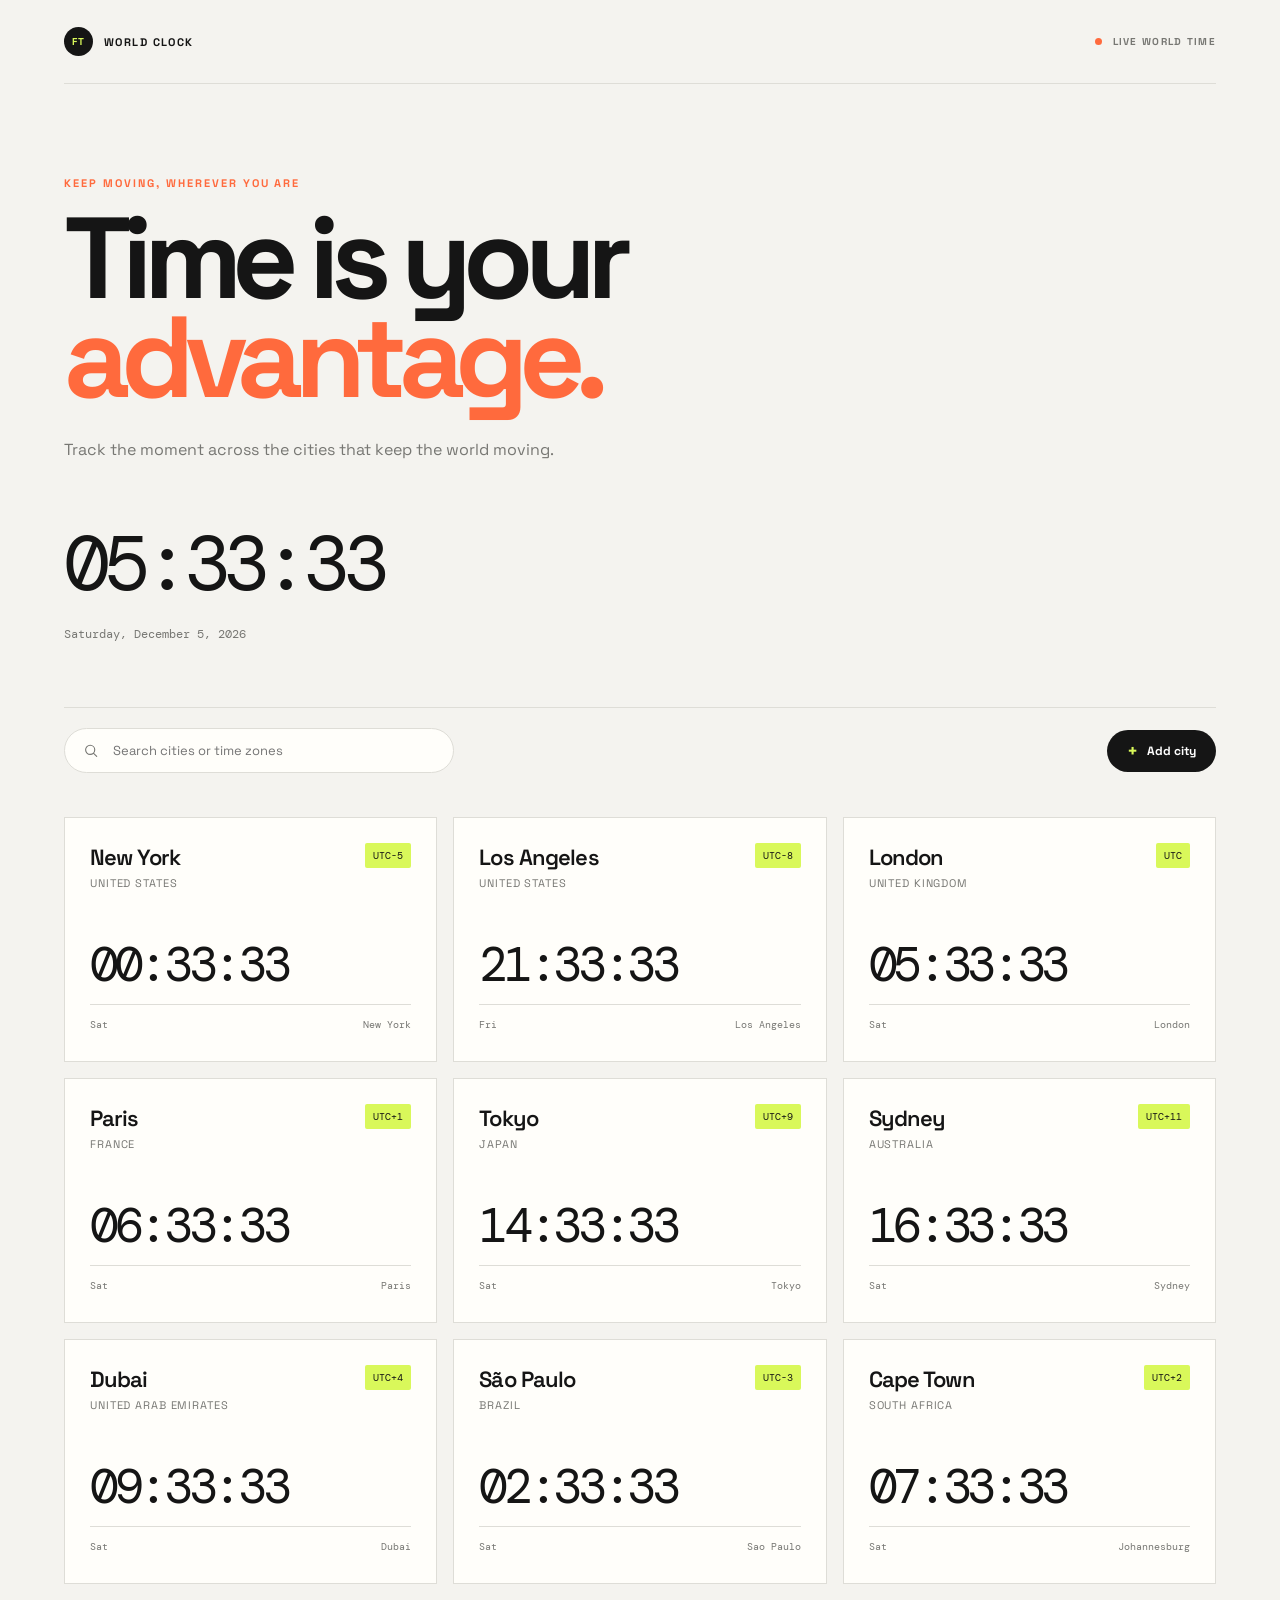
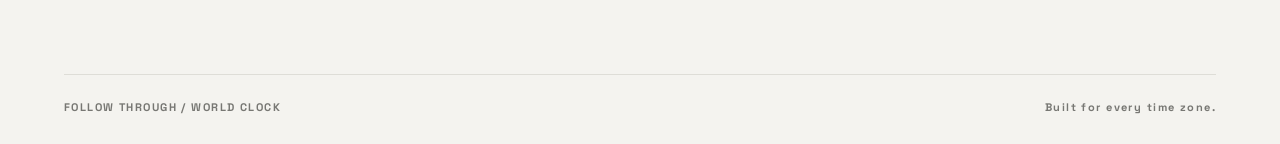
<file: index.html>
<!doctype html>
<html lang="en">
<head>
  <meta charset="UTF-8" />
  <meta name="viewport" content="width=device-width, initial-scale=1.0" />
  <meta name="description" content="A beautiful live digital clock for cities and time zones around the world." />
  <title>World Clock — Follow Through</title>
  <link rel="preconnect" href="https://fonts.googleapis.com" />
  <link rel="preconnect" href="https://fonts.gstatic.com" crossorigin />
  <link href="https://fonts.googleapis.com/css2?family=DM+Mono:wght@400;500&family=Space+Grotesk:wght@400;500;600;700&display=swap" rel="stylesheet" />
  <link rel="stylesheet" href="styles.css" />
</head>
<body>
  <main class="app-shell">
    <header class="topbar">
      <a class="brand" href="./" aria-label="World Clock home">
        <span class="brand-mark">FT</span>
        <span>WORLD CLOCK</span>
      </a>
      <div class="topbar-meta">
        <span class="live-dot" aria-hidden="true"></span>
        <span>LIVE WORLD TIME</span>
      </div>
    </header>

    <section class="hero">
      <p class="eyebrow">Keep moving, wherever you are</p>
      <h1>Time is your<br /><em>advantage.</em></h1>
      <p class="hero-copy">Track the moment across the cities that keep the world moving.</p>
      <div class="hero-time" id="hero-time" aria-live="polite">--:--:--</div>
      <p class="hero-date" id="hero-date">Loading local time…</p>
    </section>

    <section class="controls" aria-label="Clock controls">
      <label class="search-wrap">
        <span class="sr-only">Search cities</span>
        <svg viewBox="0 0 24 24" aria-hidden="true"><path d="m21 21-4.35-4.35m1.35-5.65a7 7 0 1 1-14 0 7 7 0 0 1 14 0Z" /></svg>
        <input id="search" type="search" placeholder="Search cities or time zones" autocomplete="off" />
      </label>
      <button class="add-button" id="add-zone" type="button"><span>+</span> Add city</button>
    </section>

    <section class="clock-grid" id="clock-grid" aria-label="World clocks"></section>

    <footer>
      <span>FOLLOW THROUGH / WORLD CLOCK</span>
      <span>Built for every time zone.</span>
    </footer>
  </main>

  <dialog id="zone-dialog">
    <form method="dialog" class="dialog-card" id="zone-form">
      <button class="close-button" value="cancel" aria-label="Close dialog">×</button>
      <p class="eyebrow">Expand your map</p>
      <h2>Add a city</h2>
      <label for="zone-select">Choose a time zone</label>
      <select id="zone-select"></select>
      <button class="primary-button" value="default">Add to clocks</button>
    </form>
  </dialog>

  <script src="app.js"></script>
</body>
</html>
</file>
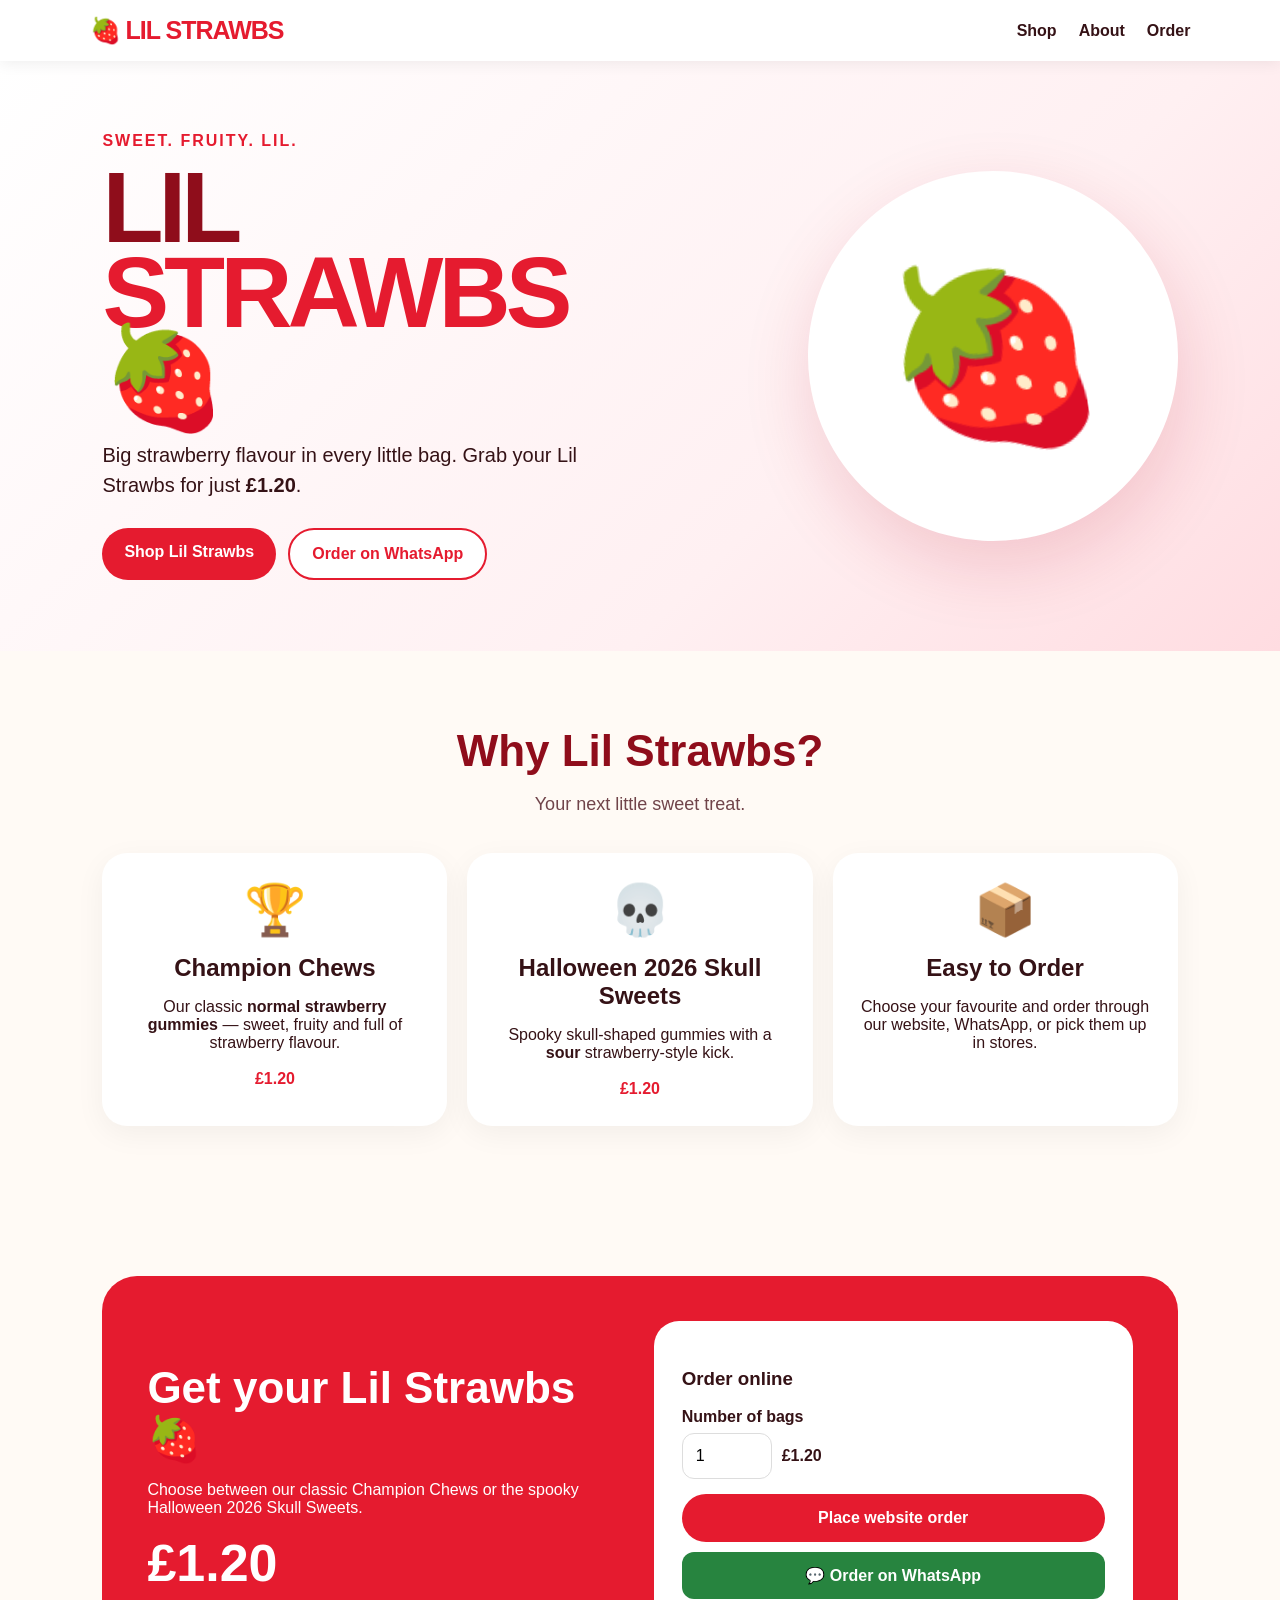
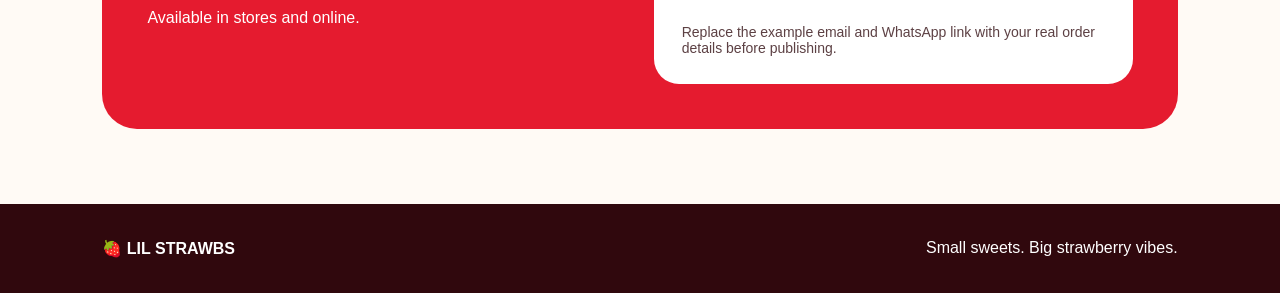
<file: lil_strawbs_website-19.html>
<!DOCTYPE html>
<html lang="en">
<head>
<meta charset="UTF-8">
<meta name="viewport" content="width=device-width, initial-scale=1.0">
<title>Lil Strawbs 🍓</title>
<meta name="description" content="Lil Strawbs — sweet, fruity strawberry treats for just £1.20. Order online or via WhatsApp.">
<style>
:root{--red:#e51b2f;--dark:#8f0d1b;--pink:#fff0f2;--cream:#fffaf5;--green:#27843f}
*{box-sizing:border-box}body{margin:0;font-family:Arial,Helvetica,sans-serif;background:var(--cream);color:#351216}
header{position:sticky;top:0;z-index:5;background:#fff;display:flex;align-items:center;justify-content:space-between;padding:16px 7%;box-shadow:0 2px 15px #00000012}
.logo{font-weight:900;font-size:25px;color:var(--red);letter-spacing:-1px}.logo span{font-size:20px}
nav a{color:#351216;text-decoration:none;margin-left:22px;font-weight:700}
.hero{min-height:590px;display:flex;align-items:center;justify-content:space-between;gap:40px;padding:70px 8%;background:linear-gradient(135deg,#fff 0%,#fff0f2 65%,#ffdce1 100%);overflow:hidden}
.hero-copy{max-width:600px}.eyebrow{color:var(--red);font-weight:900;text-transform:uppercase;letter-spacing:2px}
h1{font-size:clamp(55px,9vw,100px);line-height:.85;margin:15px 0;color:var(--dark);letter-spacing:-5px}
h1 em{color:var(--red);font-style:normal}.hero p{font-size:20px;line-height:1.5;max-width:520px}
.buttons{display:flex;gap:12px;flex-wrap:wrap;margin-top:28px}.btn{display:inline-block;padding:15px 22px;border-radius:999px;text-decoration:none;font-weight:900}.primary{background:var(--red);color:#fff}.secondary{background:#fff;color:var(--red);border:2px solid var(--red)}
.strawberry{width:min(370px,75vw);aspect-ratio:1;display:grid;place-items:center;font-size:180px;background:#fff;border-radius:50%;box-shadow:0 25px 70px #b20e2528;transform:rotate(-8deg)}
section{padding:75px 8%}.center{text-align:center}h2{font-size:44px;margin:0 0 12px;color:var(--dark)}.sub{color:#70444a;font-size:18px}
.cards{display:grid;grid-template-columns:repeat(3,1fr);gap:20px;margin-top:38px}.card{background:#fff;border-radius:25px;padding:28px;box-shadow:0 8px 30px #0000000d}.icon{font-size:50px}.card h3{font-size:24px;margin:15px 0 8px}
.shop{background:var(--red);color:#fff;border-radius:35px;padding:45px;display:flex;align-items:center;justify-content:space-between;gap:25px}.shop h2{color:#fff}.price{font-size:52px;font-weight:900;margin:10px 0}.orderbox{background:#fff;color:#351216;border-radius:25px;padding:28px;min-width:300px}.orderbox label{display:block;font-weight:800;margin-bottom:7px}.orderbox input{width:100%;padding:13px;border:1px solid #ddd;border-radius:12px;margin-bottom:15px;font-size:16px}.qty{display:flex;align-items:center;gap:10px}.qty input{margin:0;width:90px}.wa{display:block;background:var(--green);color:#fff;text-align:center;padding:14px;border-radius:12px;text-decoration:none;font-weight:900;margin-top:10px}
.notice{margin-top:25px;font-size:14px;opacity:.8}footer{background:#30080d;color:#fff;padding:35px 8%;display:flex;justify-content:space-between;gap:20px;flex-wrap:wrap}footer a{color:#fff}
@media(max-width:750px){nav{display:none}.hero{flex-direction:column;text-align:center;padding-top:55px}.hero p{margin-left:auto;margin-right:auto}.strawberry{font-size:130px}.cards{grid-template-columns:1fr}.shop{flex-direction:column;align-items:stretch;padding:30px}.orderbox{min-width:0}section{padding:55px 6%}}
</style>
</head>
<body>
<header>
  <div class="logo">🍓 LIL STRAWBS</div>
  <nav><a href="#shop">Shop</a><a href="#about">About</a><a href="#order">Order</a></nav>
</header>

<main>
<section class="hero">
  <div class="hero-copy">
    <div class="eyebrow">Sweet. Fruity. Lil.</div>
    <h1>LIL <em>STRAWBS</em> 🍓</h1>
    <p>Big strawberry flavour in every little bag. Grab your Lil Strawbs for just <strong>£1.20</strong>.</p>
    <div class="buttons"><a class="btn primary" href="#shop">Shop Lil Strawbs</a><a class="btn secondary" href="#order">Order on WhatsApp</a></div>
  </div>
  <div class="strawberry" aria-label="Strawberry">🍓</div>
</section>

<section id="about" class="center">
  <h2>Why Lil Strawbs?</h2><p class="sub">Your next little sweet treat.</p>
  <div class="cards">
    <div class="card"><div class="icon">🏆</div><h3>Champion Chews</h3><p>Our classic <strong>normal strawberry gummies</strong> — sweet, fruity and full of strawberry flavour.</p><div style="margin-top:18px;font-weight:900;color:var(--red)">£1.20</div></div>
    <div class="card"><div class="icon">💀</div><h3>Halloween 2026 Skull Sweets</h3><p>Spooky skull-shaped gummies with a <strong>sour</strong> strawberry-style kick.</p><div style="margin-top:18px;font-weight:900;color:var(--red)">£1.20</div></div>
    <div class="card"><div class="icon">📦</div><h3>Easy to Order</h3><p>Choose your favourite and order through our website, WhatsApp, or pick them up in stores.</p></div>
  </div>
</section>

<section id="shop">
  <div class="shop">
    <div>
      <h2>Get your Lil Strawbs 🍓</h2>
      <p>Choose between our classic Champion Chews or the spooky Halloween 2026 Skull Sweets.</p>
      <div class="price">£1.20</div>
      <p>Available in stores and online.</p>
    </div>
    <div class="orderbox" id="order">
      <h3>Order online</h3>
      <label for="qty">Number of bags</label>
      <div class="qty"><input id="qty" type="number" min="1" value="1" oninput="updateTotal()"><strong id="total">£1.20</strong></div>
      <a class="btn primary" style="width:100%;text-align:center;margin-top:15px" href="mailto:orders@lilstrawbs.example?subject=Lil%20Strawbs%20Order">Place website order</a>
      <a class="wa" href="https://wa.me/447368887443?text=Hi%20Lil%20Strawbs!%20I%27d%20like%20to%20order%20Lil%20Strawbs." target="_blank">💬 Order on WhatsApp</a>
      <div class="notice">Replace the example email and WhatsApp link with your real order details before publishing.</div>
    </div>
  </div>
</section>
</main>

<footer><strong>🍓 LIL STRAWBS</strong><span>Small sweets. Big strawberry vibes.</span></footer>
<script>
function updateTotal(){let q=Math.max(1,parseInt(document.getElementById('qty').value)||1);document.getElementById('total').textContent='£'+(q*1.2).toFixed(2)}
</script>
</body>
</html>
</file>
<file: styles.css>
* { box-sizing: border-box; }
:root {
  --ink: #151515;
  --muted: #777773;
  --paper: #f4f3ef;
  --card: #fffefa;
  --line: #deddd7;
  --lime: #d9f85a;
  --orange: #ff6a3d;
}
body { margin: 0; background: var(--paper); color: var(--ink); font-family: 'Space Grotesk', sans-serif; }
.app-shell { max-width: 1440px; margin: auto; padding: 0 5vw; }
.topbar { align-items: center; border-bottom: 1px solid var(--line); display: flex; justify-content: space-between; padding: 27px 0; }
.brand, .topbar-meta, footer { align-items: center; display: flex; gap: 11px; font-size: 11px; font-weight: 700; letter-spacing: .13em; }
.brand { color: var(--ink); text-decoration: none; }
.brand-mark { align-items: center; background: var(--ink); border-radius: 50%; color: var(--lime); display: inline-flex; font-size: 10px; height: 29px; justify-content: center; width: 29px; }
.topbar-meta { color: var(--muted); font-size: 10px; }
.live-dot { background: var(--orange); border-radius: 50%; height: 7px; width: 7px; }
.hero { padding: 92px 0 65px; }
.eyebrow { color: var(--orange); font-size: 11px; font-weight: 700; letter-spacing: .18em; margin: 0 0 19px; text-transform: uppercase; }
h1 { font-size: clamp(55px, 9vw, 132px); letter-spacing: -.08em; line-height: .86; margin: 0; max-width: 850px; }
h1 em { color: var(--orange); font-style: normal; }
.hero-copy { color: var(--muted); font-size: 16px; line-height: 1.5; margin: 31px 0 0; }
.hero-time { font-family: 'DM Mono', monospace; font-size: clamp(38px, 6vw, 78px); letter-spacing: -.08em; margin-top: 52px; }
.hero-date { color: var(--muted); font-family: 'DM Mono', monospace; font-size: 12px; margin: 12px 0 0; }
.controls { align-items: center; border-top: 1px solid var(--line); display: flex; gap: 12px; justify-content: space-between; padding: 20px 0; }
.search-wrap { align-items: center; background: var(--card); border: 1px solid var(--line); border-radius: 100px; display: flex; gap: 12px; max-width: 390px; padding: 12px 18px; width: 100%; }
.search-wrap svg { fill: none; height: 17px; stroke: var(--muted); stroke-linecap: round; stroke-width: 1.7; width: 17px; }
.search-wrap input { background: none; border: 0; color: var(--ink); font: inherit; font-size: 13px; outline: none; width: 100%; }
.add-button, .primary-button { background: var(--ink); border: 0; border-radius: 100px; color: white; cursor: pointer; font: inherit; font-size: 12px; font-weight: 700; padding: 13px 20px; transition: transform .2s, background .2s; }
.add-button:hover, .primary-button:hover { background: var(--orange); transform: translateY(-2px); }
.add-button span { color: var(--lime); font-size: 18px; line-height: 0; margin-right: 6px; vertical-align: -2px; }
.clock-grid { display: grid; gap: 16px; grid-template-columns: repeat(3, 1fr); padding: 24px 0 90px; }
.clock-card { background: var(--card); border: 1px solid var(--line); min-height: 245px; padding: 25px; position: relative; transition: transform .25s, box-shadow .25s; }
.clock-card:hover { box-shadow: 8px 8px 0 var(--lime); transform: translate(-3px, -3px); }
.card-top { align-items: start; display: flex; justify-content: space-between; }
.city { font-size: 22px; font-weight: 600; letter-spacing: -.04em; margin: 0; }
.country { color: var(--muted); font-size: 11px; letter-spacing: .08em; margin: 5px 0 0; text-transform: uppercase; }
.offset { background: var(--lime); border-radius: 2px; font-family: 'DM Mono', monospace; font-size: 10px; padding: 6px 8px; }
.card-time { font-family: 'DM Mono', monospace; font-size: clamp(30px, 4vw, 48px); letter-spacing: -.09em; margin: 43px 0 8px; }
.card-footer { border-top: 1px solid var(--line); color: var(--muted); display: flex; font-family: 'DM Mono', monospace; font-size: 10px; justify-content: space-between; padding-top: 13px; }
.empty { color: var(--muted); grid-column: 1 / -1; padding: 50px 0; text-align: center; }
footer { border-top: 1px solid var(--line); color: var(--muted); justify-content: space-between; padding: 25px 0 30px; }
.sr-only { height: 1px; margin: -1px; overflow: hidden; position: absolute; width: 1px; clip: rect(0, 0, 0, 0); }
dialog { background: transparent; border: 0; padding: 0; }
dialog::backdrop { background: rgba(21, 21, 21, .48); backdrop-filter: blur(4px); }
.dialog-card { background: var(--card); border: 1px solid var(--line); min-width: min(420px, 90vw); padding: 34px; position: relative; }
.dialog-card h2 { font-size: 36px; letter-spacing: -.06em; margin: 0 0 28px; }
.dialog-card label { display: block; font-size: 12px; font-weight: 700; margin-bottom: 9px; }
.dialog-card select { background: var(--paper); border: 1px solid var(--line); font: inherit; margin-bottom: 22px; padding: 13px; width: 100%; }
.close-button { background: none; border: 0; cursor: pointer; font-size: 27px; position: absolute; right: 17px; top: 12px; }
@media (max-width: 760px) { .hero { padding: 62px 0 45px; } .clock-grid { grid-template-columns: 1fr; } .controls { align-items: stretch; flex-direction: column; } .search-wrap { max-width: none; } .add-button { width: 100%; } footer { align-items: flex-start; flex-direction: column; gap: 10px; } .topbar-meta { display: none; } }
</file>
